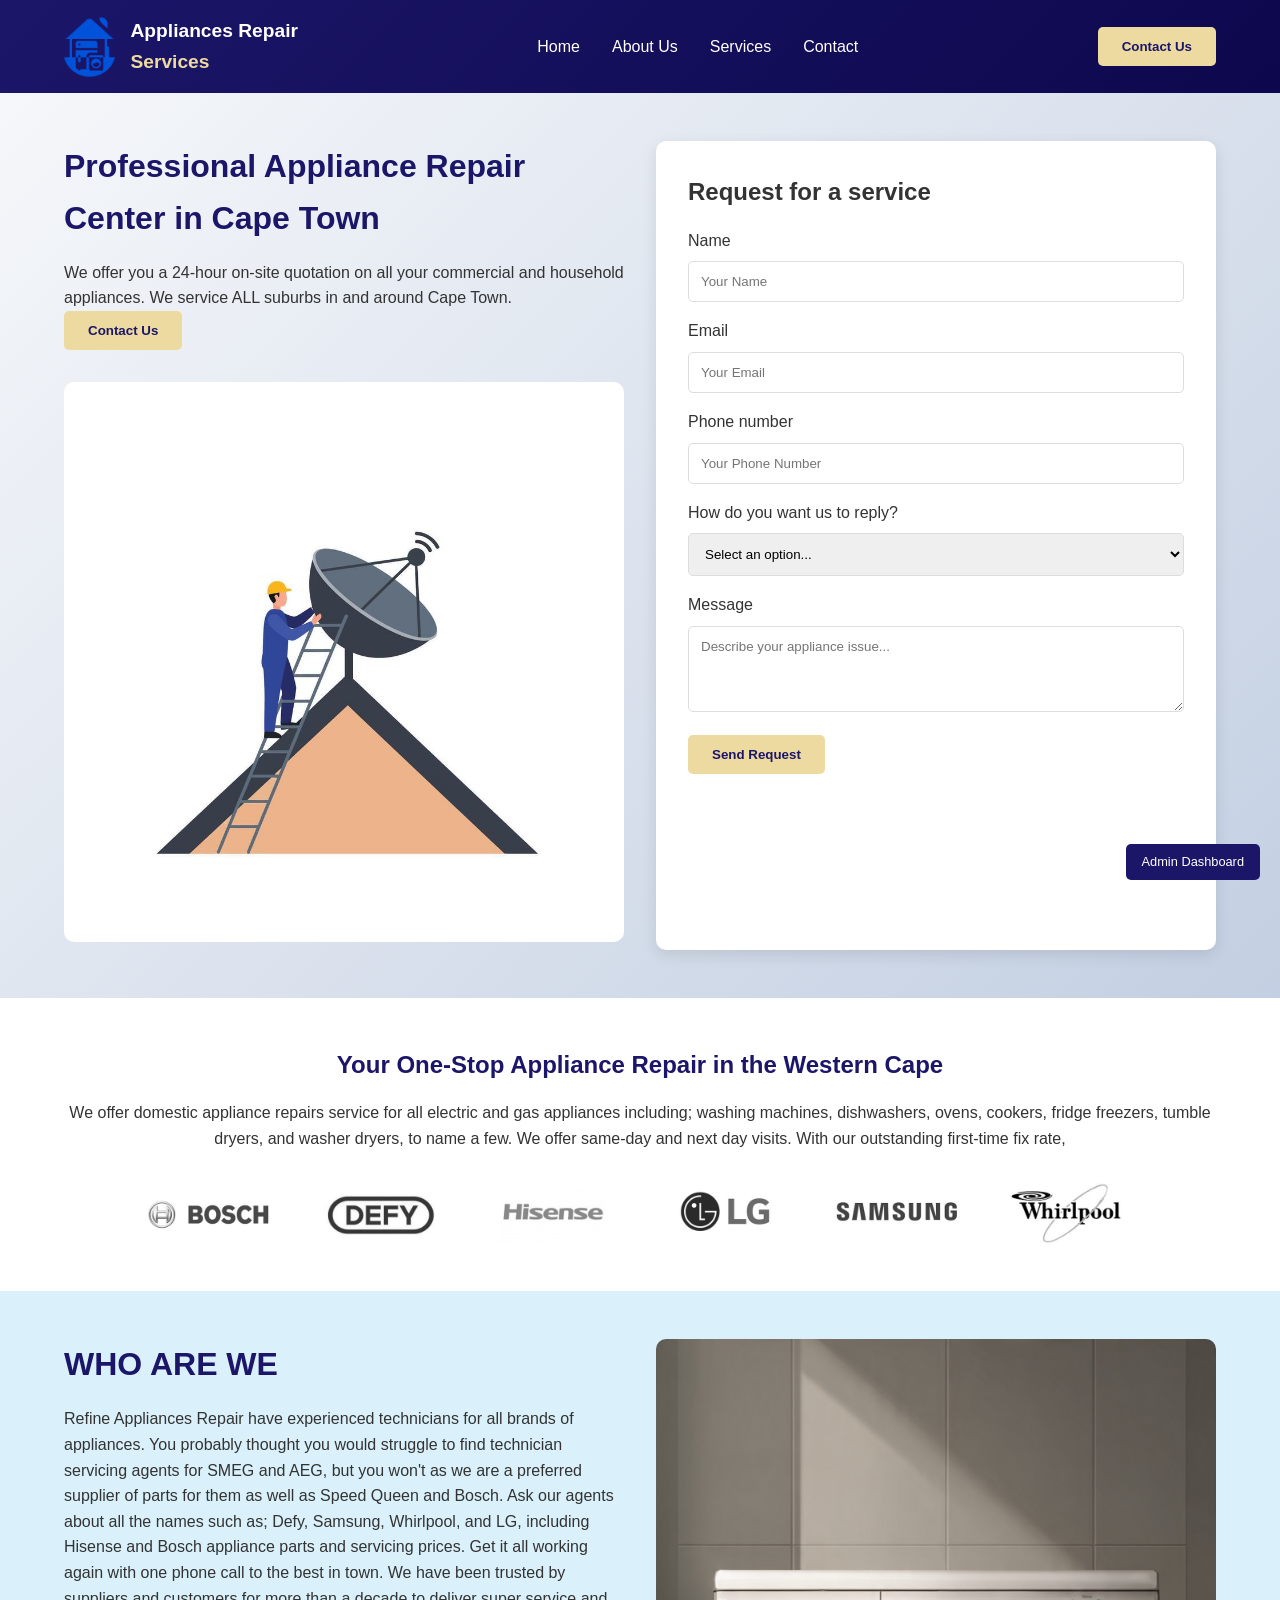
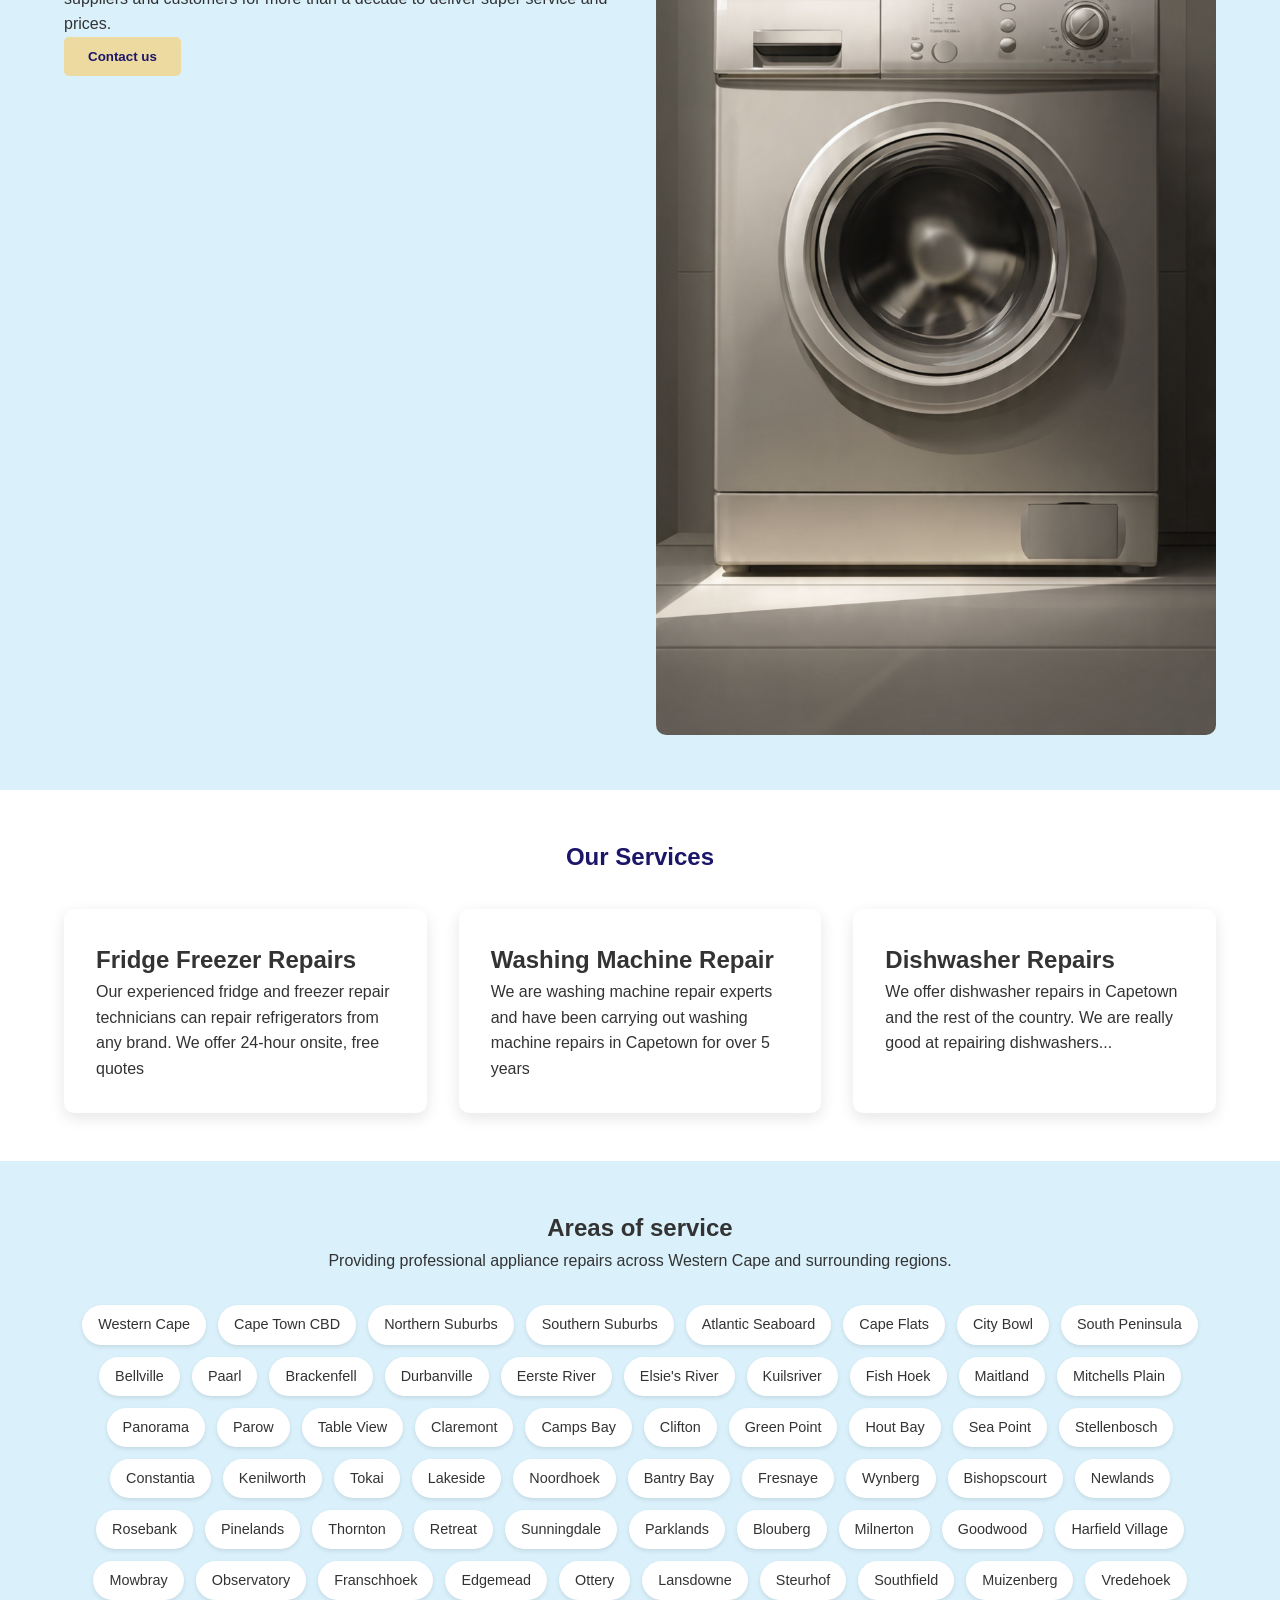
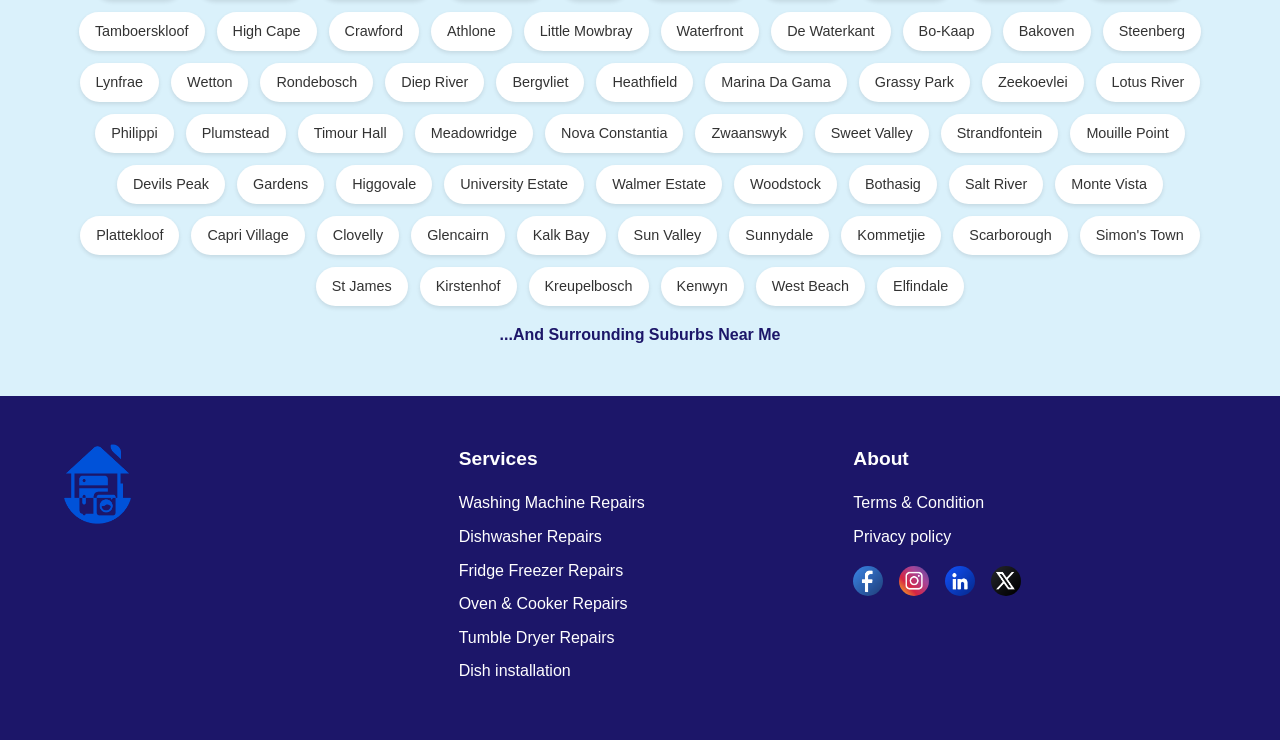
<file: index.html>
<!DOCTYPE html>
<html lang="en">

<head>
    <meta charset="UTF-8">
    <meta name="viewport" content="width=device-width, initial-scale=1.0">
    <title>Refine Appliances Repair - Professional Appliance Repair Services in Cape Town</title>
    <link rel="stylesheet" href="css/app.css">
</head>

<body>
    <header class="main_header">
        <div class="logo_section">
            <img src="images/logo.png" alt="Refine Repair Service Logo">
            <h1>Appliances Repair <br><span>Services</span></h1>
        </div>

        <nav class="header_nav">
            <ul>
                <li><a href="index.html">Home</a></li>
                <li><a href="about.html">About Us</a></li>
                <li><a href="services.html">Services</a></li>
                <li><a href="contact.html">Contact</a></li>
            </ul>
        </nav>

        <button class="btn_primary" onclick="window.location.href='contact.html'">Contact Us</button>
    </header>

    <section class="service_section">
        <div class="hero_content">
            <h1>Professional Appliance Repair Center in Cape Town</h1>
            <p>We offer you a 24-hour on-site quotation on all your commercial and household appliances. We service ALL
                suburbs in and around Cape Town.</p>
            <button class="btn_primary" onclick="window.location.href='contact.html'">Contact Us</button>
            <img src="images/dish in.jpg" alt="Appliance Repair Service">
        </div>

        <div class="form_section">
            <h2>Request for a service</h2>
            
            <div id="form_message" class="form_message"></div>

            <form id="service_form" novalidate>
                <div class="form_group">
                    <label for="name">Name</label>
                    <input id="name" name="name" type="text" placeholder="Your Name" required>
                    <span class="error_text">Please enter your name.</span>
                </div>

                <div class="form_group">
                    <label for="email">Email</label>
                    <input id="email" name="email" type="email" placeholder="Your Email" required>
                    <span class="error_text">Please enter a valid email address.</span>
                </div>

                <div class="form_group">
                    <label for="phone">Phone number</label>
                    <input id="phone" name="phone" type="tel" placeholder="Your Phone Number" required>
                    <span class="error_text">Please enter a valid 10-digit phone number.</span>
                </div>

                <div class="form_group">
                    <label for="method">How do you want us to reply?</label>
                    <select name="method" id="method" required>
                        <option value="" disabled selected>Select an option...</option>
                        <option value="whatsapp">Send me a WhatsApp message</option>
                        <option value="email">Send me an Email</option>
                        <option value="call">Call me</option>
                    </select>
                    <span class="error_text">Please select a preferred reply method.</span>
                </div>

                <div class="form_group">
                    <label for="message">Message</label>
                    <textarea name="message" id="message" rows="4" placeholder="Describe your appliance issue..." required></textarea>
                    <span class="error_text">Please describe your issue.</span>
                </div>

                <button type="submit" class="btn_primary">Send Request</button>
            </form>
        </div>
    </section>

    <section class="brand_section">
        <h1>Your One-Stop Appliance Repair in the Western Cape</h1>
        <p>We offer domestic appliance repairs service for all electric and gas appliances including; washing machines,
            dishwashers, ovens, cookers, fridge freezers, tumble dryers, and washer dryers, to name a few. We offer
            same-day and next day visits. With our outstanding first-time fix rate,</p>
        <div class="brands">
            <img src="images/brand logo/bosch.jpg" alt="Bosch">
            <img src="images/brand logo/defy.jpg" alt="Defy">
            <img src="images/brand logo/hisense.jpg" alt="Hisense">
            <img src="images/brand logo/lg.jpg" alt="LG">
            <img src="images/brand logo/samsung.jpg" alt="Samsung">
            <img src="images/brand logo/whirlpool.jpg" alt="Whirlpool">
        </div>
    </section>

    <section class="about_service">
        <div class="hero_content">
            <h1>WHO ARE WE</h1>
            <p>Refine Appliances Repair have experienced technicians for all brands of appliances. You probably thought
                you would struggle to find technician servicing agents for SMEG and AEG, but you won't as we are a
                preferred supplier of parts for them as well as Speed Queen and Bosch. Ask our agents about all the
                names such as; Defy, Samsung, Whirlpool, and LG, including Hisense and Bosch appliance parts and
                servicing prices. Get it all working again with one phone call to the best in town. We have been trusted
                by suppliers and customers for more than a decade to deliver super service and prices.</p>
            <button class="btn_primary" onclick="window.location.href='contact.html'">Contact us</button>
        </div>
        <div class="side_image">
            <img src="images/Washing Machine.png" alt="Washing Machine Repair">
        </div>
    </section>

    <section class="services">
        <h1>Our Services</h1>
        <div class="card_section">
            <div class="fridge_card">
                <h1>Fridge Freezer Repairs</h1>
                <p>Our experienced fridge and freezer repair technicians can repair refrigerators from any brand. We offer 24-hour onsite, free quotes</p>
            </div>
            <div class="washing_card">
                <h1>Washing Machine Repair</h1>
                <p>We are washing machine repair experts and have been carrying out washing machine repairs in Capetown for over 5 years</p>
            </div>
            <div class="dishwasher_card">
                <h1>Dishwasher Repairs</h1>
                <p>We offer dishwasher repairs in Capetown and the rest of the country. We are really good at repairing dishwashers...</p>
            </div>
        </div>
    </section>

    <section class="areas-section">
        <div class="areas-header">
            <h2>Areas of service</h2>
            <p>Providing professional appliance repairs across Western Cape and surrounding regions.</p>
        </div>
        <div class="areas-grid">
            <span>Western Cape</span>
            <span>Cape Town CBD</span>
            <span>Northern Suburbs</span>
            <span>Southern Suburbs</span>
            <span>Atlantic Seaboard</span>
            <span>Cape Flats</span>
            <span>City Bowl</span>
            <span>South Peninsula</span>
            <span>Bellville</span>
            <span>Paarl</span>
            <span>Brackenfell</span>
            <span>Durbanville</span>
            <span>Eerste River</span>
            <span>Elsie's River</span>
            <span>Kuilsriver</span>
            <span>Fish Hoek</span>
            <span>Maitland</span>
            <span>Mitchells Plain</span>
            <span>Panorama</span>
            <span>Parow</span>
            <span>Table View</span>
            <span>Claremont</span>
            <span>Camps Bay</span>
            <span>Clifton</span>
            <span>Green Point</span>
            <span>Hout Bay</span>
            <span>Sea Point</span>
            <span>Stellenbosch</span>
            <span>Constantia</span>
            <span>Kenilworth</span>
            <span>Tokai</span>
            <span>Lakeside</span>
            <span>Noordhoek</span>
            <span>Bantry Bay</span>
            <span>Fresnaye</span>
            <span>Wynberg</span>
            <span>Bishopscourt</span>
            <span>Newlands</span>
            <span>Rosebank</span>
            <span>Pinelands</span>
            <span>Thornton</span>
            <span>Retreat</span>
            <span>Sunningdale</span>
            <span>Parklands</span>
            <span>Blouberg</span>
            <span>Milnerton</span>
            <span>Goodwood</span>
            <span>Harfield Village</span>
            <span>Mowbray</span>
            <span>Observatory</span>
            <span>Franschhoek</span>
            <span>Edgemead</span>
            <span>Ottery</span>
            <span>Lansdowne</span>
            <span>Steurhof</span>
            <span>Southfield</span>
            <span>Muizenberg</span>
            <span>Vredehoek</span>
            <span>Tamboerskloof</span>
            <span>High Cape</span>
            <span>Crawford</span>
            <span>Athlone</span>
            <span>Little Mowbray</span>
            <span>Waterfront</span>
            <span>De Waterkant</span>
            <span>Bo-Kaap</span>
            <span>Bakoven</span>
            <span>Steenberg</span>
            <span>Lynfrae</span>
            <span>Wetton</span>
            <span>Rondebosch</span>
            <span>Diep River</span>
            <span>Bergvliet</span>
            <span>Heathfield</span>
            <span>Marina Da Gama</span>
            <span>Grassy Park</span>
            <span>Zeekoevlei</span>
            <span>Lotus River</span>
            <span>Philippi</span>
            <span>Plumstead</span>
            <span>Timour Hall</span>
            <span>Meadowridge</span>
            <span>Nova Constantia</span>
            <span>Zwaanswyk</span>
            <span>Sweet Valley</span>
            <span>Strandfontein</span>
            <span>Mouille Point</span>
            <span>Devils Peak</span>
            <span>Gardens</span>
            <span>Higgovale</span>
            <span>University Estate</span>
            <span>Walmer Estate</span>
            <span>Woodstock</span>
            <span>Bothasig</span>
            <span>Salt River</span>
            <span>Monte Vista</span>
            <span>Plattekloof</span>
            <span>Capri Village</span>
            <span>Clovelly</span>
            <span>Glencairn</span>
            <span>Kalk Bay</span>
            <span>Sun Valley</span>
            <span>Sunnydale</span>
            <span>Kommetjie</span>
            <span>Scarborough</span>
            <span>Simon's Town</span>
            <span>St James</span>
            <span>Kirstenhof</span>
            <span>Kreupelbosch</span>
            <span>Kenwyn</span>
            <span>West Beach</span>
            <span>Elfindale</span>
        </div>
        <div class="areas-footer">
            <p>...And Surrounding Suburbs Near Me</p>
        </div>
    </section>

    <footer>
        <div class="footer_logo">
            <img src="images/logo.png" alt="Refine Appliances Repair Logo">
        </div>
        <div class="footer_card">
            <h1>Services</h1>
            <ul>
                <li><a href="services.html#washing">Washing Machine Repairs</a></li>
                <li><a href="services.html#dishwasher">Dishwasher Repairs</a></li>
                <li><a href="services.html#fridge">Fridge Freezer Repairs</a></li>
                <li><a href="services.html#oven">Oven & Cooker Repairs</a></li>
                <li><a href="services.html#dryer">Tumble Dryer Repairs</a></li>
                <li><a href="services.html#installation">Dish installation</a></li>
            </ul>
        </div>
        <div class="footer_card">
            <h1>About</h1>
            <ul>
                <li><a href="about.html#terms">Terms & Condition</a></li>
                <li><a href="about.html#privacy">Privacy policy</a></li>
            </ul>
            <div class="social_icons">
                <a href="#"><img src="images/social icons/facebook.png" alt="Facebook"></a>
                <a href="#"><img src="images/social icons/ig.png" alt="Instagram"></a>
                <a href="#"><img src="images/social icons/in.png" alt="LinkedIn"></a>
                <a href="#"><img src="images/social icons/x.png" alt="Twitter"></a>
            </div>
        </div>
    </footer>

    <a href="admin.html" class="admin-link" target="_blank">Admin Dashboard</a>

    <script src="js/main.js"></script>
</body>
</html>
</file>
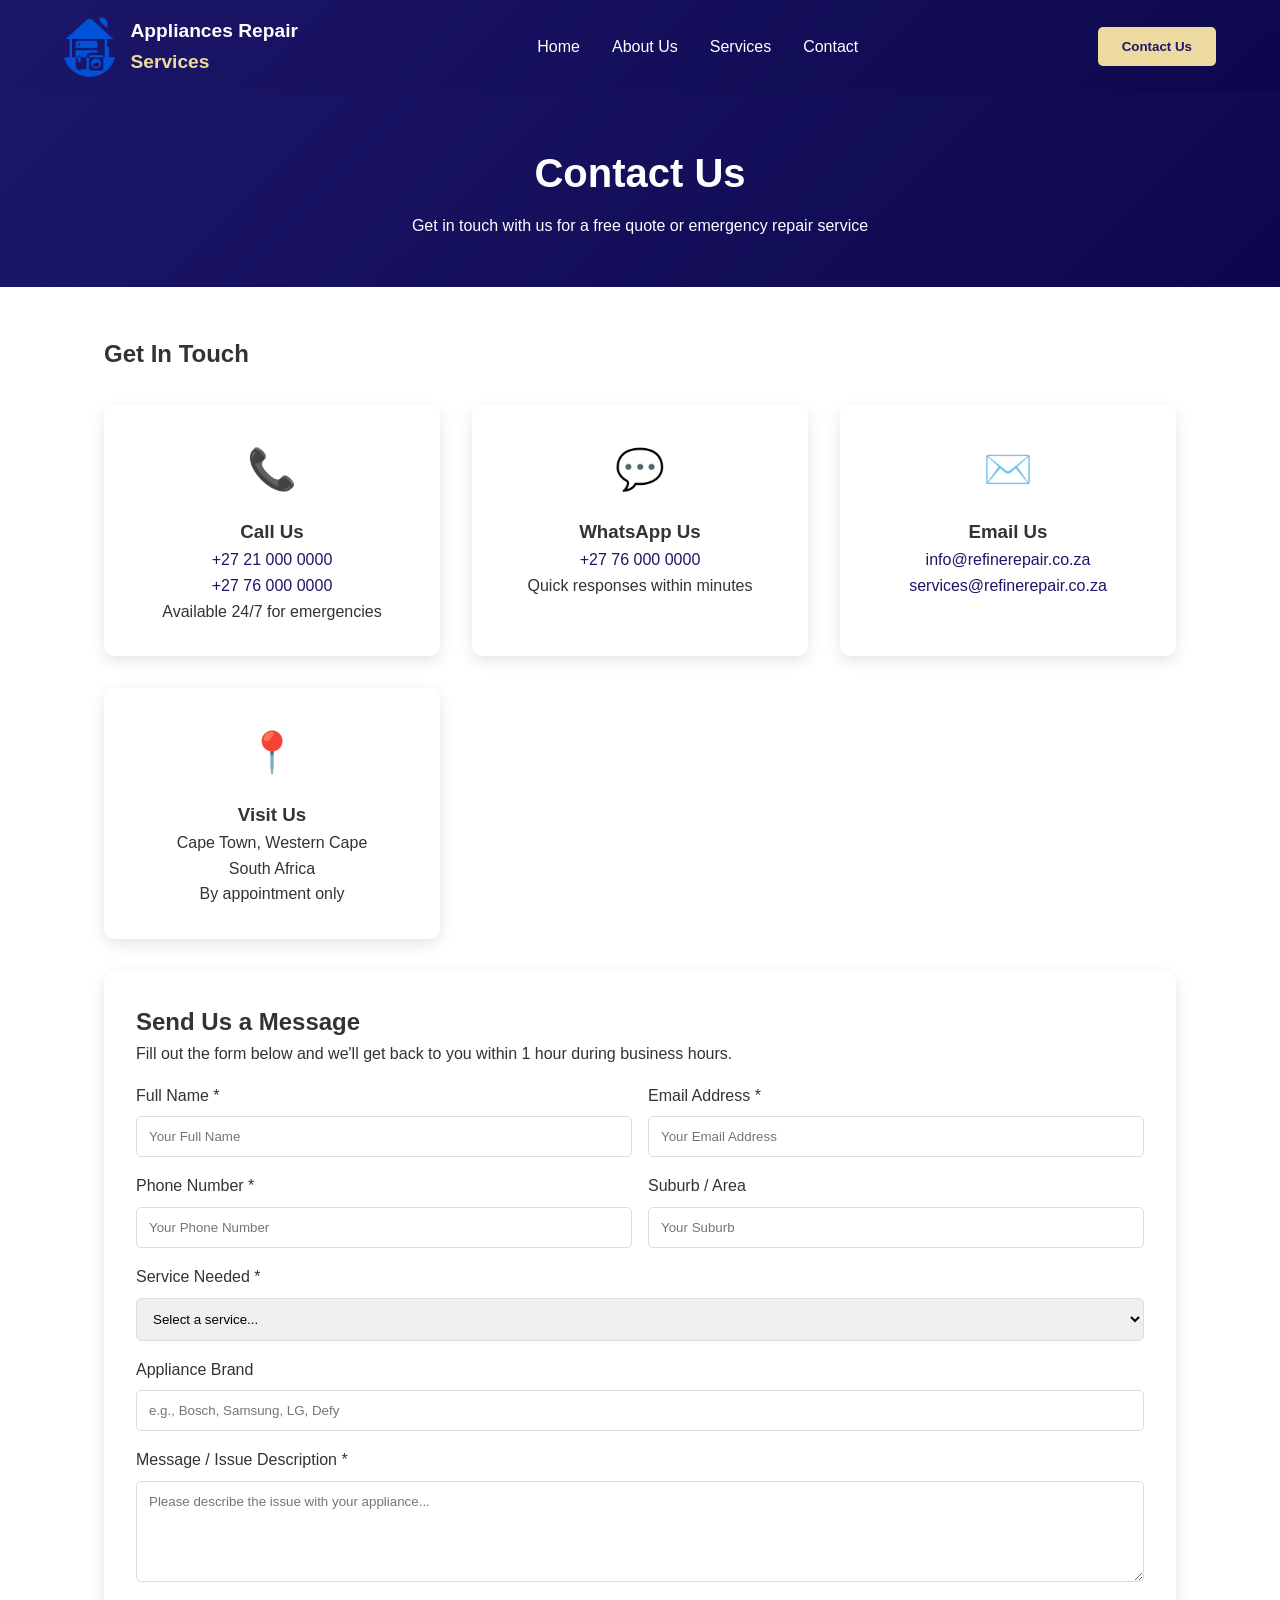
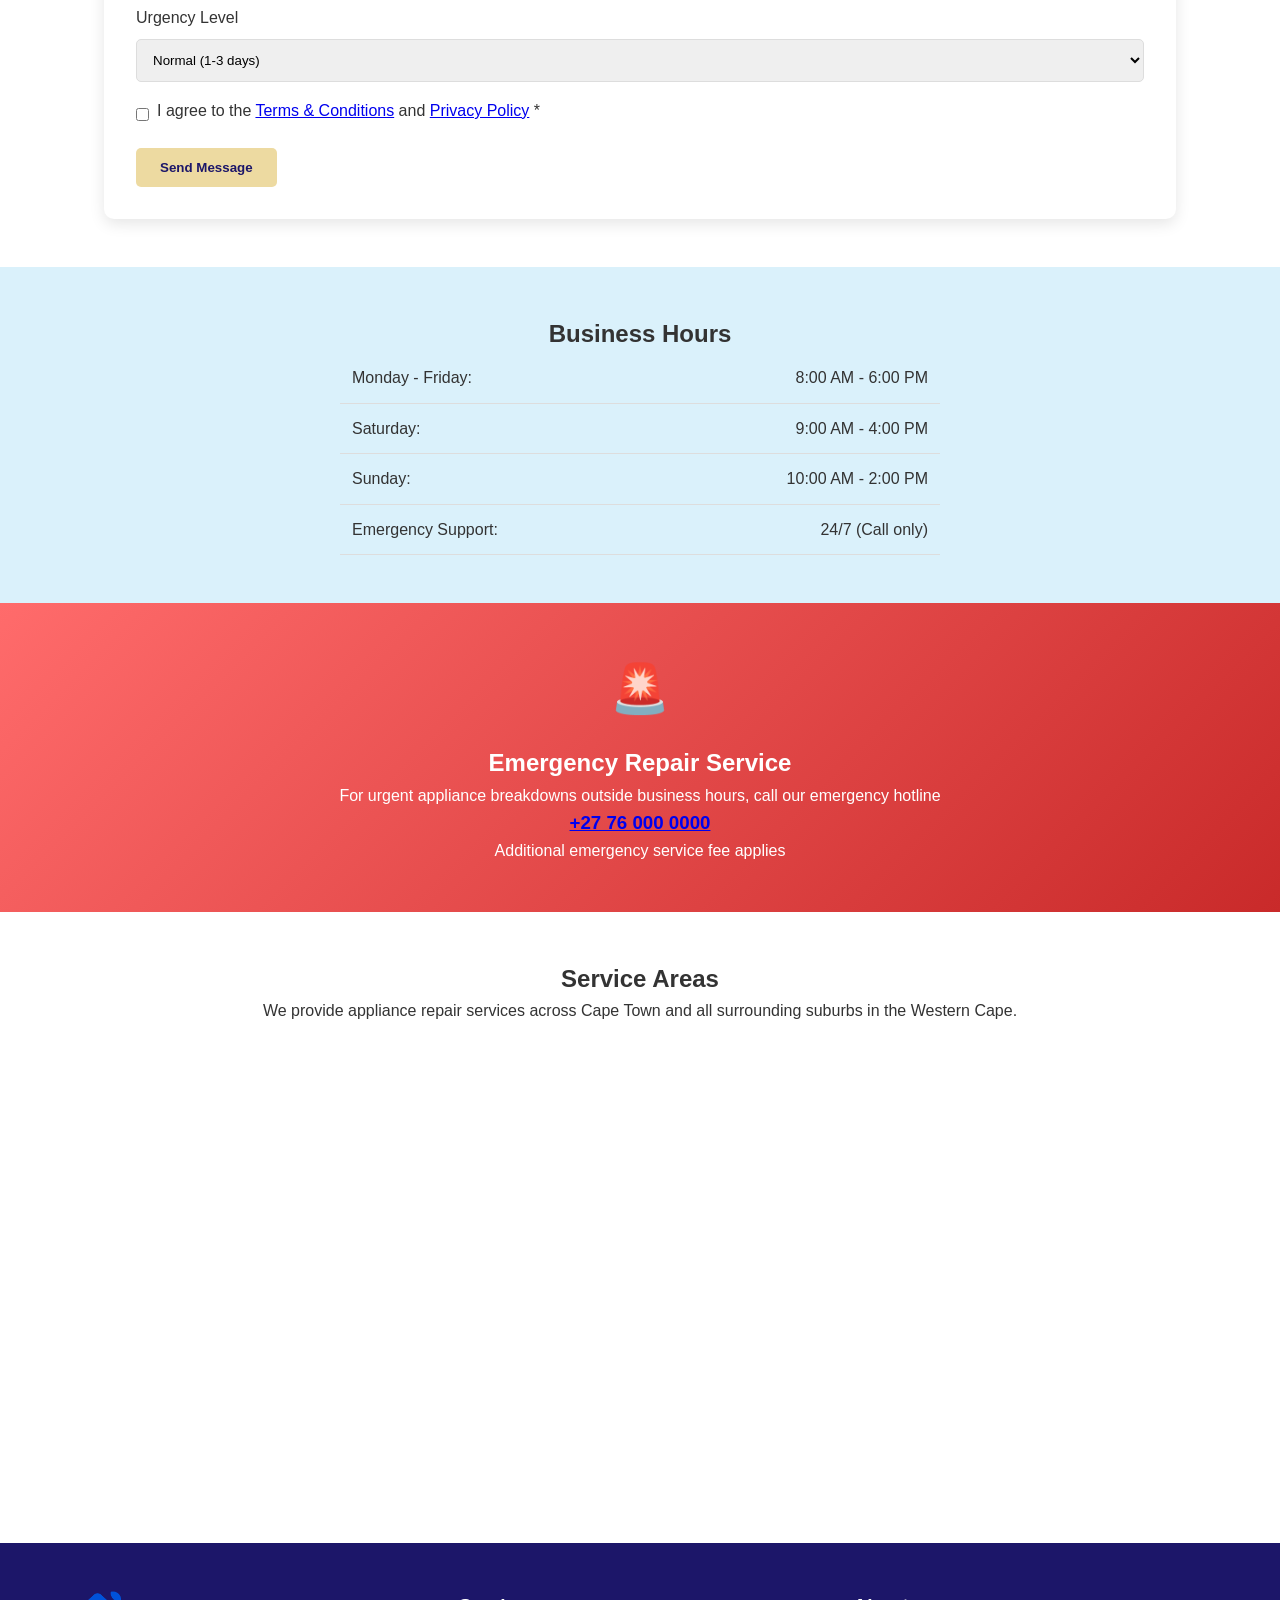
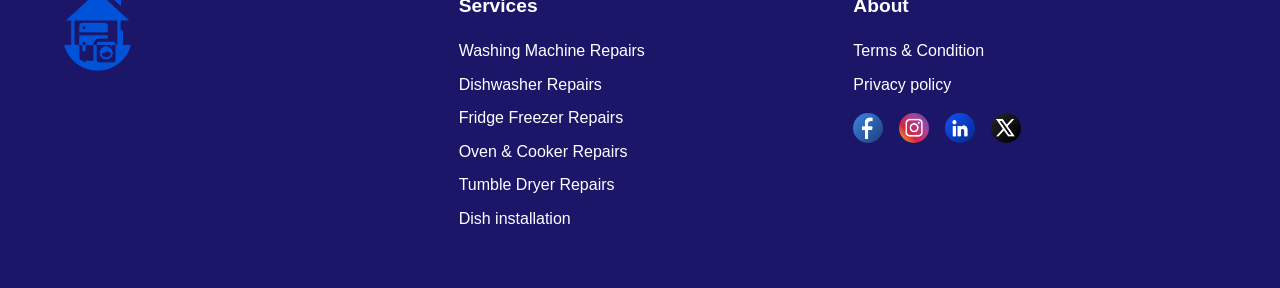
<file: contact.html>
<!DOCTYPE html>
<html lang="en">

<head>
    <meta charset="UTF-8">
    <meta name="viewport" content="width=device-width, initial-scale=1.0">
    <title>Contact Us - Refine Appliances Repair | Get a Free Quote in Cape Town</title>
    <link rel="stylesheet" href="css/app.css">
</head>

<body>
    <header class="main_header">
        <div class="logo_section">
            <img src="images/logo.png" alt="Refine Repair Service Logo">
            <h1>Appliances Repair <br><span>Services</span></h1>
        </div>

        <nav class="header_nav">
            <ul>
                <li><a href="index.html">Home</a></li>
                <li><a href="about.html">About Us</a></li>
                <li><a href="services.html">Services</a></li>
                <li><a href="contact.html">Contact</a></li>
            </ul>
        </nav>

        <button class="btn_primary" onclick="window.location.href='contact.html'">Contact Us</button>
    </header>

    <section class="page_banner">
        <h1>Contact Us</h1>
        <p>Get in touch with us for a free quote or emergency repair service</p>
    </section>

    <section class="contact_info_section">
        <div class="contact_details">
            <h2>Get In Touch</h2>
            <div class="contact_methods">
                <div class="contact_method">
                    <div class="contact_icon">📞</div>
                    <h3>Call Us</h3>
                    <p><a href="tel:+27210000000">+27 21 000 0000</a></p>
                    <p><a href="tel:+27760000000">+27 76 000 0000</a></p>
                    <p class="small">Available 24/7 for emergencies</p>
                </div>

                <div class="contact_method">
                    <div class="contact_icon">💬</div>
                    <h3>WhatsApp Us</h3>
                    <p><a href="https://wa.me/27760000000">+27 76 000 0000</a></p>
                    <p class="small">Quick responses within minutes</p>
                </div>

                <div class="contact_method">
                    <div class="contact_icon">✉️</div>
                    <h3>Email Us</h3>
                    <p><a href="mailto:info@refinerepair.co.za">info@refinerepair.co.za</a></p>
                    <p><a href="mailto:services@refinerepair.co.za">services@refinerepair.co.za</a></p>
                </div>

                <div class="contact_method">
                    <div class="contact_icon">📍</div>
                    <h3>Visit Us</h3>
                    <p>Cape Town, Western Cape</p>
                    <p>South Africa</p>
                    <p class="small">By appointment only</p>
                </div>
            </div>
        </div>

        <div class="contact_form_wrapper">
            <h2>Send Us a Message</h2>
            <p>Fill out the form below and we'll get back to you within 1 hour during business hours.</p>
            
            <div id="contact_form_message" class="form_message"></div>
            
            <form id="contact_form" novalidate>
                <div class="form_row">
                    <div class="form_group">
                        <label for="contact_name">Full Name *</label>
                        <input id="contact_name" name="name" type="text" placeholder="Your Full Name" required>
                        <span class="error_text">Please enter your name.</span>
                    </div>

                    <div class="form_group">
                        <label for="contact_email">Email Address *</label>
                        <input id="contact_email" name="email" type="email" placeholder="Your Email Address" required>
                        <span class="error_text">Please enter a valid email address.</span>
                    </div>
                </div>

                <div class="form_row">
                    <div class="form_group">
                        <label for="contact_phone">Phone Number *</label>
                        <input id="contact_phone" name="phone" type="tel" placeholder="Your Phone Number" required>
                        <span class="error_text">Please enter a valid phone number.</span>
                    </div>

                    <div class="form_group">
                        <label for="contact_suburb">Suburb / Area</label>
                        <input id="contact_suburb" name="suburb" type="text" placeholder="Your Suburb">
                    </div>
                </div>

                <div class="form_group">
                    <label for="contact_service">Service Needed *</label>
                    <select id="contact_service" name="service" required>
                        <option value="" disabled selected>Select a service...</option>
                        <option value="washing">Washing Machine Repair</option>
                        <option value="dishwasher">Dishwasher Repair</option>
                        <option value="fridge">Fridge / Freezer Repair</option>
                        <option value="oven">Oven / Cooker Repair</option>
                        <option value="dryer">Tumble Dryer Repair</option>
                        <option value="installation">Appliance Installation</option>
                        <option value="other">Other / Not Sure</option>
                    </select>
                    <span class="error_text">Please select a service.</span>
                </div>

                <div class="form_group">
                    <label for="contact_brand">Appliance Brand</label>
                    <input id="contact_brand" name="brand" type="text" placeholder="e.g., Bosch, Samsung, LG, Defy">
                </div>

                <div class="form_group">
                    <label for="contact_message">Message / Issue Description *</label>
                    <textarea id="contact_message" name="message" rows="5" placeholder="Please describe the issue with your appliance..." required></textarea>
                    <span class="error_text">Please describe your issue.</span>
                </div>

                <div class="form_group">
                    <label for="contact_urgency">Urgency Level</label>
                    <select id="contact_urgency" name="urgency">
                        <option value="normal">Normal (1-3 days)</option>
                        <option value="urgent">Urgent (Next 24 hours)</option>
                        <option value="emergency">Emergency (ASAP)</option>
                    </select>
                </div>

                <div class="form_group checkbox_group">
                    <input type="checkbox" id="contact_terms" name="terms" required>
                    <label for="contact_terms">I agree to the <a href="about.html#terms">Terms & Conditions</a> and <a href="about.html#privacy">Privacy Policy</a> *</label>
                    <span class="error_text">You must agree to the terms.</span>
                </div>

                <button type="submit" class="btn_primary">Send Message</button>
            </form>
        </div>
    </section>

    <section class="business_hours">
        <h2>Business Hours</h2>
        <div class="hours_grid">
            <div class="hours_item">
                <span class="day">Monday - Friday:</span>
                <span class="time">8:00 AM - 6:00 PM</span>
            </div>
            <div class="hours_item">
                <span class="day">Saturday:</span>
                <span class="time">9:00 AM - 4:00 PM</span>
            </div>
            <div class="hours_item">
                <span class="day">Sunday:</span>
                <span class="time">10:00 AM - 2:00 PM</span>
            </div>
            <div class="hours_item">
                <span class="day">Emergency Support:</span>
                <span class="time">24/7 (Call only)</span>
            </div>
        </div>
    </section>

    <section class="emergency_section">
        <div class="emergency_content">
            <div class="emergency_icon">🚨</div>
            <h2>Emergency Repair Service</h2>
            <p>For urgent appliance breakdowns outside business hours, call our emergency hotline</p>
            <h3><a href="tel:+27760000000">+27 76 000 0000</a></h3>
            <p class="small">Additional emergency service fee applies</p>
        </div>
    </section>

    <section class="map_section">
        <h2>Service Areas</h2>
        <p>We provide appliance repair services across Cape Town and all surrounding suburbs in the Western Cape.</p>
        <div class="map_placeholder">
            <iframe 
                src="https://www.google.com/maps/embed?pb=!1m18!1m12!1m3!1d215699.435307824!2d18.400374099999998!3d-33.92856365!2m3!1f0!2f0!3f0!3m2!1i1024!2i768!4f13.1!3m3!1m2!1s0x1dcc675f22bd99f1%3A0xcd3d9b6722e4dd07!2sCape%20Town!5e0!3m2!1sen!2sza!4v1700000000000!5m2!1sen!2sza" 
                width="100%" 
                height="400" 
                style="border:0;" 
                allowfullscreen="" 
                loading="lazy">
            </iframe>
        </div>
    </section>

    <footer>
        <div class="footer_logo">
            <img src="images/logo.png" alt="Refine Appliances Repair Logo">
        </div>
        <div class="footer_card">
            <h1>Services</h1>
            <ul>
                <li><a href="services.html#washing">Washing Machine Repairs</a></li>
                <li><a href="services.html#dishwasher">Dishwasher Repairs</a></li>
                <li><a href="services.html#fridge">Fridge Freezer Repairs</a></li>
                <li><a href="services.html#oven">Oven & Cooker Repairs</a></li>
                <li><a href="services.html#dryer">Tumble Dryer Repairs</a></li>
                <li><a href="services.html#installation">Dish installation</a></li>
            </ul>
        </div>
        <div class="footer_card">
            <h1>About</h1>
            <ul>
                <li><a href="about.html#terms">Terms & Condition</a></li>
                <li><a href="about.html#privacy">Privacy policy</a></li>
            </ul>
            <div class="social_icons">
                <a href="#"><img src="images/social icons/facebook.png" alt="Facebook"></a>
                <a href="#"><img src="images/social icons/ig.png" alt="Instagram"></a>
                <a href="#"><img src="images/social icons/in.png" alt="LinkedIn"></a>
                <a href="#"><img src="images/social icons/x.png" alt="Twitter"></a>
            </div>
        </div>
    </footer>

    <script src="js/main.js"></script>
</body>
</html>
</file>
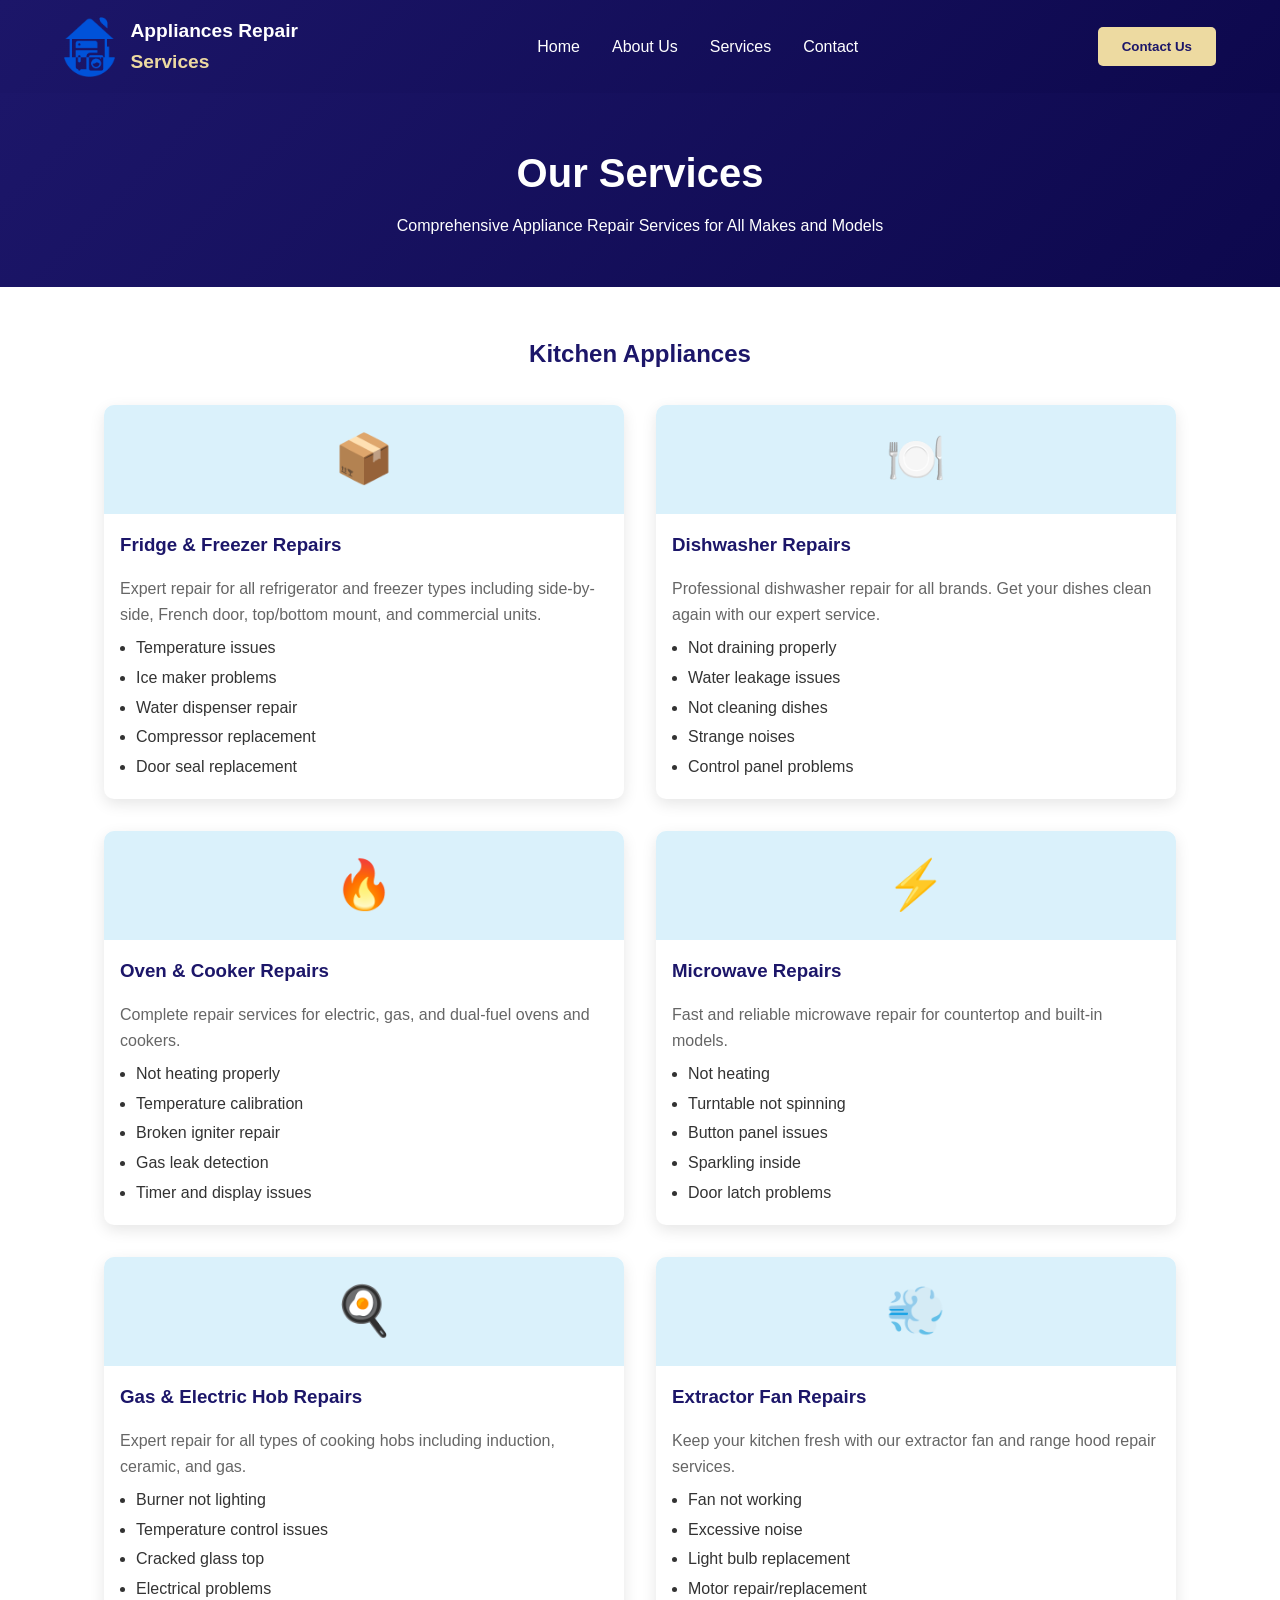
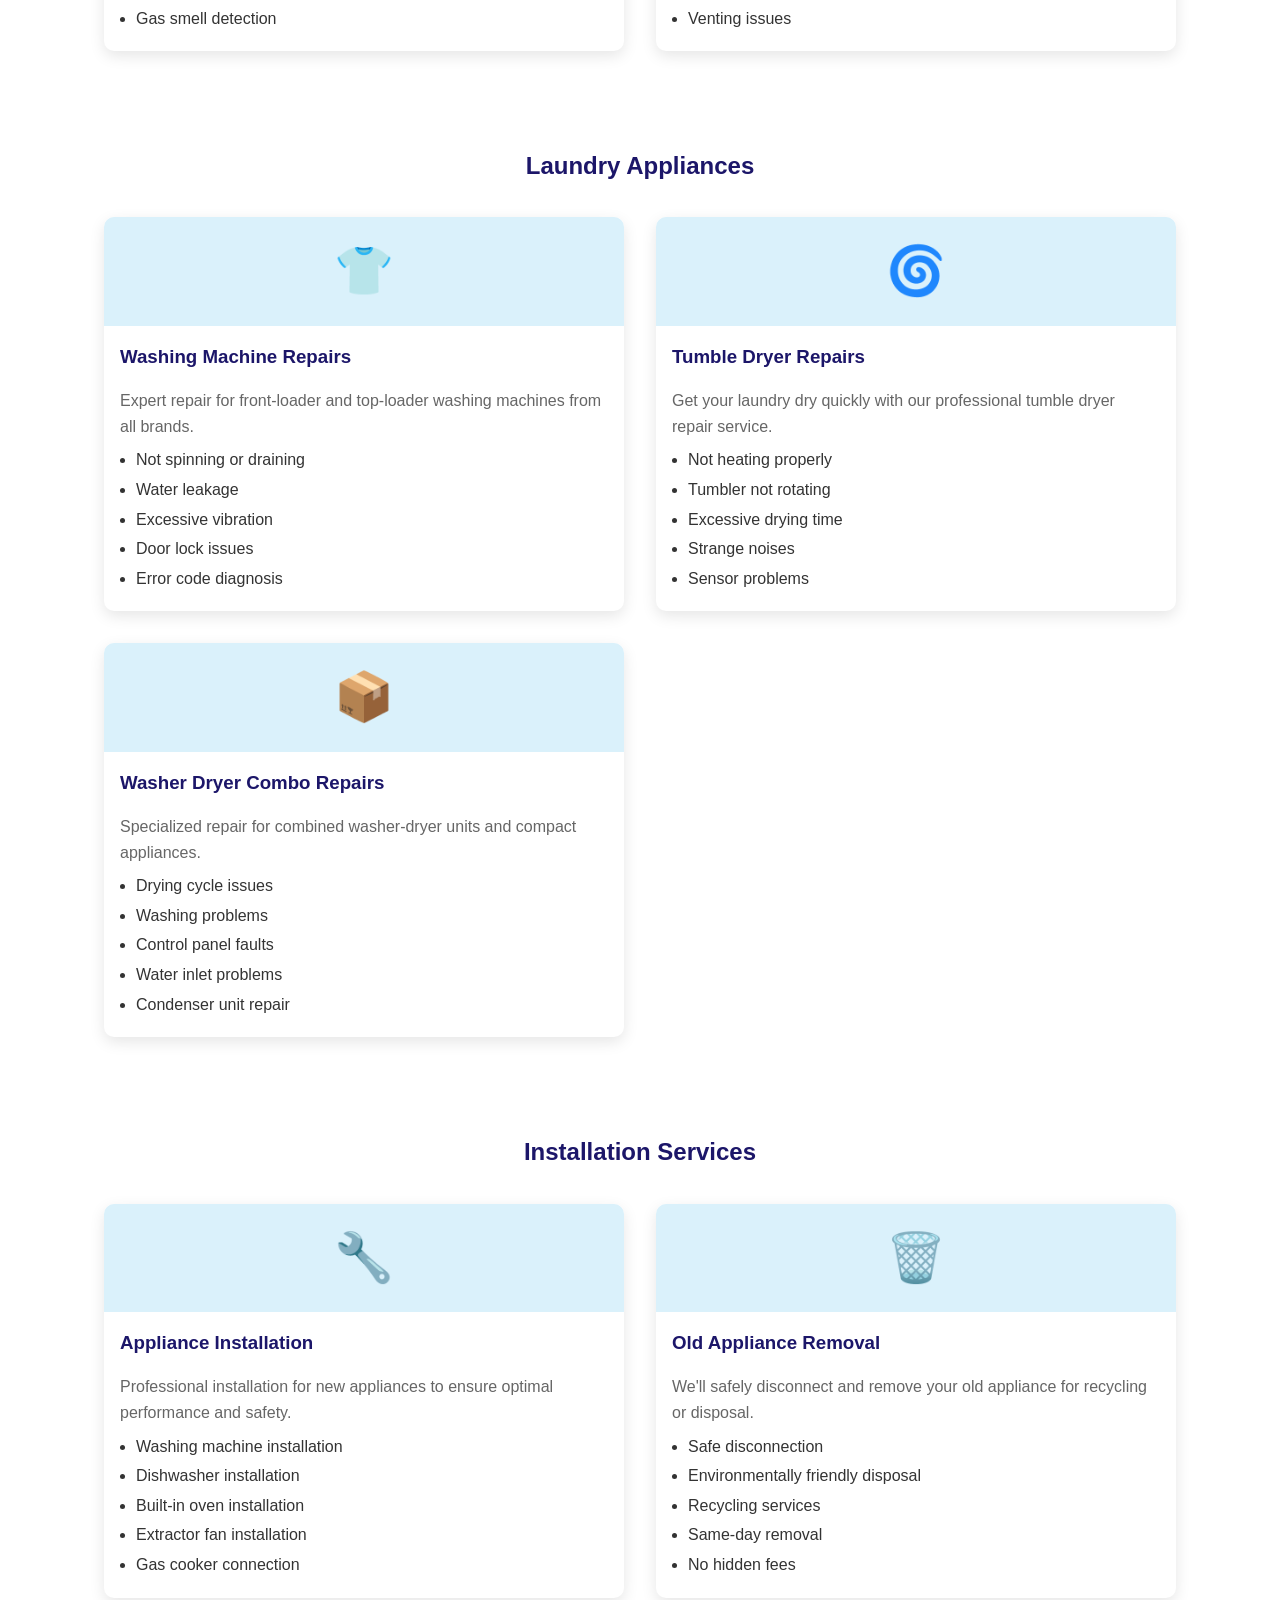
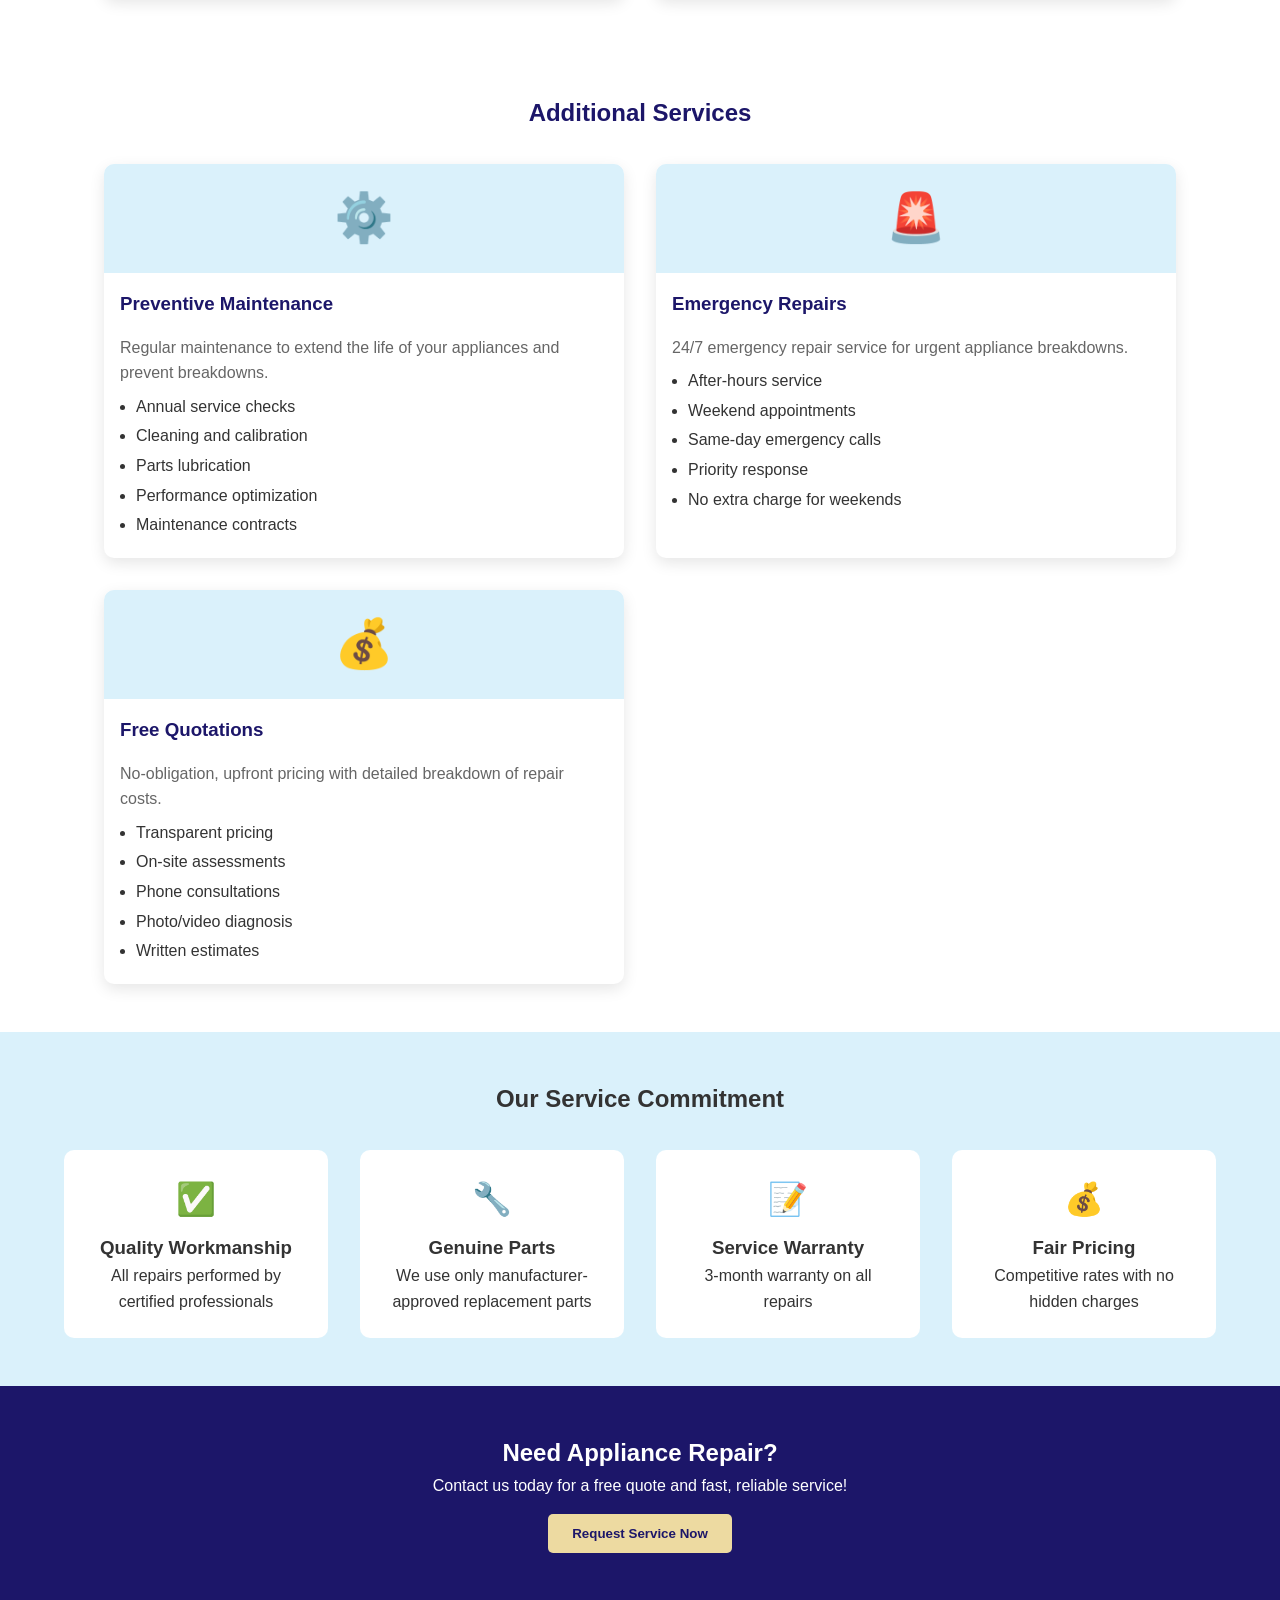
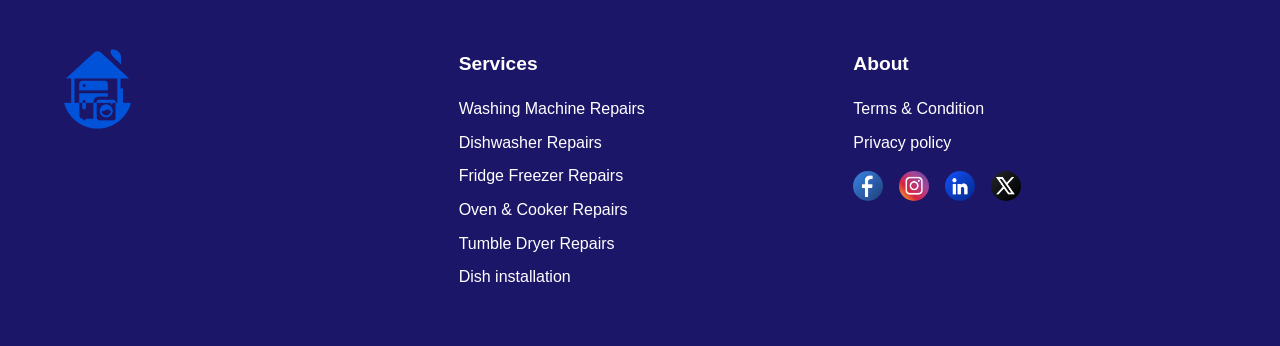
<file: services.html>
<!DOCTYPE html>
<html lang="en">

<head>
    <meta charset="UTF-8">
    <meta name="viewport" content="width=device-width, initial-scale=1.0">
    <title>Our Services - Refine Appliances Repair | Professional Appliance Repair in Cape Town</title>
    <link rel="stylesheet" href="css/app.css">
</head>

<body>
    <header class="main_header">
        <div class="logo_section">
            <img src="images/logo.png" alt="Refine Repair Service Logo">
            <h1>Appliances Repair <br><span>Services</span></h1>
        </div>

        <nav class="header_nav">
            <ul>
                <li><a href="index.html">Home</a></li>
                <li><a href="about.html">About Us</a></li>
                <li><a href="services.html">Services</a></li>
                <li><a href="contact.html">Contact</a></li>
            </ul>
        </nav>

        <button class="btn_primary" onclick="window.location.href='contact.html'">Contact Us</button>
    </header>

    <section class="page_banner">
        <h1>Our Services</h1>
        <p>Comprehensive Appliance Repair Services for All Makes and Models</p>
    </section>

    <!-- Kitchen Appliances -->
    <section class="service_category">
        <h2>Kitchen Appliances</h2>
        <div class="services_grid">
            <div id="fridge" class="service_card">
                <div class="card_image">📦</div>
                <h3>Fridge & Freezer Repairs</h3>
                <p>Expert repair for all refrigerator and freezer types including side-by-side, French door, top/bottom mount, and commercial units.</p>
                <ul>
                    <li>Temperature issues</li>
                    <li>Ice maker problems</li>
                    <li>Water dispenser repair</li>
                    <li>Compressor replacement</li>
                    <li>Door seal replacement</li>
                </ul>
            </div>

            <div id="dishwasher" class="service_card">
                <div class="card_image">🍽️</div>
                <h3>Dishwasher Repairs</h3>
                <p>Professional dishwasher repair for all brands. Get your dishes clean again with our expert service.</p>
                <ul>
                    <li>Not draining properly</li>
                    <li>Water leakage issues</li>
                    <li>Not cleaning dishes</li>
                    <li>Strange noises</li>
                    <li>Control panel problems</li>
                </ul>
            </div>

            <div id="oven" class="service_card">
                <div class="card_image">🔥</div>
                <h3>Oven & Cooker Repairs</h3>
                <p>Complete repair services for electric, gas, and dual-fuel ovens and cookers.</p>
                <ul>
                    <li>Not heating properly</li>
                    <li>Temperature calibration</li>
                    <li>Broken igniter repair</li>
                    <li>Gas leak detection</li>
                    <li>Timer and display issues</li>
                </ul>
            </div>

            <div class="service_card">
                <div class="card_image">⚡</div>
                <h3>Microwave Repairs</h3>
                <p>Fast and reliable microwave repair for countertop and built-in models.</p>
                <ul>
                    <li>Not heating</li>
                    <li>Turntable not spinning</li>
                    <li>Button panel issues</li>
                    <li>Sparkling inside</li>
                    <li>Door latch problems</li>
                </ul>
            </div>

            <div class="service_card">
                <div class="card_image">🍳</div>
                <h3>Gas & Electric Hob Repairs</h3>
                <p>Expert repair for all types of cooking hobs including induction, ceramic, and gas.</p>
                <ul>
                    <li>Burner not lighting</li>
                    <li>Temperature control issues</li>
                    <li>Cracked glass top</li>
                    <li>Electrical problems</li>
                    <li>Gas smell detection</li>
                </ul>
            </div>

            <div class="service_card">
                <div class="card_image">💨</div>
                <h3>Extractor Fan Repairs</h3>
                <p>Keep your kitchen fresh with our extractor fan and range hood repair services.</p>
                <ul>
                    <li>Fan not working</li>
                    <li>Excessive noise</li>
                    <li>Light bulb replacement</li>
                    <li>Motor repair/replacement</li>
                    <li>Venting issues</li>
                </ul>
            </div>
        </div>
    </section>

    <!-- Laundry Appliances -->
    <section class="service_category">
        <h2>Laundry Appliances</h2>
        <div class="services_grid">
            <div id="washing" class="service_card">
                <div class="card_image">👕</div>
                <h3>Washing Machine Repairs</h3>
                <p>Expert repair for front-loader and top-loader washing machines from all brands.</p>
                <ul>
                    <li>Not spinning or draining</li>
                    <li>Water leakage</li>
                    <li>Excessive vibration</li>
                    <li>Door lock issues</li>
                    <li>Error code diagnosis</li>
                </ul>
            </div>

            <div id="dryer" class="service_card">
                <div class="card_image">🌀</div>
                <h3>Tumble Dryer Repairs</h3>
                <p>Get your laundry dry quickly with our professional tumble dryer repair service.</p>
                <ul>
                    <li>Not heating properly</li>
                    <li>Tumbler not rotating</li>
                    <li>Excessive drying time</li>
                    <li>Strange noises</li>
                    <li>Sensor problems</li>
                </ul>
            </div>

            <div class="service_card">
                <div class="card_image">📦</div>
                <h3>Washer Dryer Combo Repairs</h3>
                <p>Specialized repair for combined washer-dryer units and compact appliances.</p>
                <ul>
                    <li>Drying cycle issues</li>
                    <li>Washing problems</li>
                    <li>Control panel faults</li>
                    <li>Water inlet problems</li>
                    <li>Condenser unit repair</li>
                </ul>
            </div>
        </div>
    </section>

    <!-- Installation Services -->
    <section class="service_category">
        <h2>Installation Services</h2>
        <div class="services_grid">
            <div id="installation" class="service_card">
                <div class="card_image">🔧</div>
                <h3>Appliance Installation</h3>
                <p>Professional installation for new appliances to ensure optimal performance and safety.</p>
                <ul>
                    <li>Washing machine installation</li>
                    <li>Dishwasher installation</li>
                    <li>Built-in oven installation</li>
                    <li>Extractor fan installation</li>
                    <li>Gas cooker connection</li>
                </ul>
            </div>

            <div class="service_card">
                <div class="card_image">🗑️</div>
                <h3>Old Appliance Removal</h3>
                <p>We'll safely disconnect and remove your old appliance for recycling or disposal.</p>
                <ul>
                    <li>Safe disconnection</li>
                    <li>Environmentally friendly disposal</li>
                    <li>Recycling services</li>
                    <li>Same-day removal</li>
                    <li>No hidden fees</li>
                </ul>
            </div>
        </div>
    </section>

    <!-- Additional Services -->
    <section class="service_category">
        <h2>Additional Services</h2>
        <div class="services_grid">
            <div class="service_card">
                <div class="card_image">⚙️</div>
                <h3>Preventive Maintenance</h3>
                <p>Regular maintenance to extend the life of your appliances and prevent breakdowns.</p>
                <ul>
                    <li>Annual service checks</li>
                    <li>Cleaning and calibration</li>
                    <li>Parts lubrication</li>
                    <li>Performance optimization</li>
                    <li>Maintenance contracts</li>
                </ul>
            </div>

            <div class="service_card">
                <div class="card_image">🚨</div>
                <h3>Emergency Repairs</h3>
                <p>24/7 emergency repair service for urgent appliance breakdowns.</p>
                <ul>
                    <li>After-hours service</li>
                    <li>Weekend appointments</li>
                    <li>Same-day emergency calls</li>
                    <li>Priority response</li>
                    <li>No extra charge for weekends</li>
                </ul>
            </div>

            <div class="service_card">
                <div class="card_image">💰</div>
                <h3>Free Quotations</h3>
                <p>No-obligation, upfront pricing with detailed breakdown of repair costs.</p>
                <ul>
                    <li>Transparent pricing</li>
                    <li>On-site assessments</li>
                    <li>Phone consultations</li>
                    <li>Photo/video diagnosis</li>
                    <li>Written estimates</li>
                </ul>
            </div>
        </div>
    </section>

    <section class="service_commitment">
        <h2>Our Service Commitment</h2>
        <div class="commitment_grid">
            <div class="commitment_item">
                <div class="commitment_icon">✅</div>
                <h3>Quality Workmanship</h3>
                <p>All repairs performed by certified professionals</p>
            </div>
            <div class="commitment_item">
                <div class="commitment_icon">🔧</div>
                <h3>Genuine Parts</h3>
                <p>We use only manufacturer-approved replacement parts</p>
            </div>
            <div class="commitment_item">
                <div class="commitment_icon">📝</div>
                <h3>Service Warranty</h3>
                <p>3-month warranty on all repairs</p>
            </div>
            <div class="commitment_item">
                <div class="commitment_icon">💰</div>
                <h3>Fair Pricing</h3>
                <p>Competitive rates with no hidden charges</p>
            </div>
        </div>
    </section>

    <section class="cta_section">
        <h2>Need Appliance Repair?</h2>
        <p>Contact us today for a free quote and fast, reliable service!</p>
        <button class="btn_primary" onclick="window.location.href='contact.html'">Request Service Now</button>
    </section>

    <footer>
        <div class="footer_logo">
            <img src="images/logo.png" alt="Refine Appliances Repair Logo">
        </div>
        <div class="footer_card">
            <h1>Services</h1>
            <ul>
                <li><a href="services.html#washing">Washing Machine Repairs</a></li>
                <li><a href="services.html#dishwasher">Dishwasher Repairs</a></li>
                <li><a href="services.html#fridge">Fridge Freezer Repairs</a></li>
                <li><a href="services.html#oven">Oven & Cooker Repairs</a></li>
                <li><a href="services.html#dryer">Tumble Dryer Repairs</a></li>
                <li><a href="services.html#installation">Dish installation</a></li>
            </ul>
        </div>
        <div class="footer_card">
            <h1>About</h1>
            <ul>
                <li><a href="about.html#terms">Terms & Condition</a></li>
                <li><a href="about.html#privacy">Privacy policy</a></li>
            </ul>
            <div class="social_icons">
                <a href="#"><img src="images/social icons/facebook.png" alt="Facebook"></a>
                <a href="#"><img src="images/social icons/ig.png" alt="Instagram"></a>
                <a href="#"><img src="images/social icons/in.png" alt="LinkedIn"></a>
                <a href="#"><img src="images/social icons/x.png" alt="Twitter"></a>
            </div>
        </div>
    </footer>

    <script src="js/main.js"></script>
</body>
</html>
</file>
<file: css/app.css>
:root {
    --center-padding: clamp(1rem, 5vw, 10%);
    --color-primary-500: #1C1669;
    --color-tertiary-500: #EDDAA1;
    --color-secondary-100: #daf1fb;
    --color-primary-dark: #0d084d;
}

* {
    margin: 0;
    padding: 0;
    box-sizing: border-box;
}

body {
    font-family: 'Segoe UI', Tahoma, Geneva, Verdana, sans-serif;
    line-height: 1.6;
    color: #333;
}

/* Header Styles */
.main_header {
    background: linear-gradient(135deg, var(--color-primary-500), var(--color-primary-dark));
    color: white;
    display: flex;
    justify-content: space-between;
    align-items: center;
    padding: 1rem var(--center-padding);
    flex-wrap: wrap;
    gap: 1rem;
}

.logo_section {
    display: flex;
    align-items: center;
    gap: 1rem;
}

.logo_section img {
    height: 60px;
    width: auto;
}

.logo_section h1 {
    font-size: 1.2rem;
}

.logo_section span {
    color: var(--color-tertiary-500);
}

.header_nav ul {
    display: flex;
    list-style: none;
    gap: 2rem;
}

.header_nav a {
    color: white;
    text-decoration: none;
    font-weight: 500;
    transition: color 0.3s;
}

.header_nav a:hover {
    color: var(--color-tertiary-500);
}

.btn_primary {
    background: var(--color-tertiary-500);
    color: var(--color-primary-500);
    border: none;
    padding: 0.75rem 1.5rem;
    border-radius: 5px;
    cursor: pointer;
    font-weight: bold;
    transition: transform 0.3s, opacity 0.3s;
}

.btn_primary:hover {
    transform: translateY(-2px);
    opacity: 0.9;
}

/* Service Section */
.service_section {
    display: grid;
    grid-template-columns: 1fr 1fr;
    gap: 2rem;
    padding: 3rem var(--center-padding);
    background: linear-gradient(135deg, #f5f7fa, #c3cfe2);
}

.hero_content h1 {
    font-size: 2rem;
    margin-bottom: 1rem;
    color: var(--color-primary-500);
}

.hero_content img {
    width: 100%;
    margin-top: 2rem;
    border-radius: 10px;
}

/* Form Styles */
.form_section {
    background: white;
    padding: 2rem;
    border-radius: 10px;
    box-shadow: 0 5px 15px rgba(0,0,0,0.1);
}

.form_group {
    margin-bottom: 1rem;
}

.form_group label {
    display: block;
    margin-bottom: 0.5rem;
    font-weight: 500;
}

.form_group input,
.form_group select,
.form_group textarea {
    width: 100%;
    padding: 0.75rem;
    border: 1px solid #ddd;
    border-radius: 5px;
    font-family: inherit;
}

.form_group input:focus,
.form_group select:focus,
.form_group textarea:focus {
    outline: none;
    border-color: var(--color-primary-500);
}

.error_text {
    display: none;
    color: #dc3545;
    font-size: 0.8rem;
    margin-top: 0.25rem;
}

.form_message {
    margin-bottom: 1rem;
}

.alert {
    padding: 0.75rem;
    border-radius: 5px;
    margin-bottom: 1rem;
}

.alert-success {
    background: #d4edda;
    color: #155724;
    border: 1px solid #c3e6cb;
}

.alert-error {
    background: #f8d7da;
    color: #721c24;
    border: 1px solid #f5c6cb;
}

/* Brand Section */
.brand_section {
    padding: 3rem var(--center-padding);
    text-align: center;
}

.brand_section h1 {
    color: var(--color-primary-500);
    margin-bottom: 1rem;
}

.brands {
    display: flex;
    justify-content: center;
    gap: 2rem;
    flex-wrap: wrap;
    margin-top: 2rem;
}

.brands img {
    height: 60px;
    width: auto;
    filter: grayscale(100%);
    transition: filter 0.3s;
}

.brands img:hover {
    filter: grayscale(0%);
}

/* About Service */
.about_service {
    display: grid;
    grid-template-columns: 1fr 1fr;
    gap: 2rem;
    padding: 3rem var(--center-padding);
    background: var(--color-secondary-100);
}

.side_image img {
    width: 100%;
    border-radius: 10px;
}

/* Services Grid */
.services {
    padding: 3rem var(--center-padding);
}

.services > h1 {
    text-align: center;
    color: var(--color-primary-500);
    margin-bottom: 2rem;
}

.card_section {
    display: grid;
    grid-template-columns: repeat(auto-fit, minmax(300px, 1fr));
    gap: 2rem;
}

.fridge_card,
.washing_card,
.dishwasher_card {
    background: white;
    padding: 2rem;
    border-radius: 10px;
    box-shadow: 0 5px 15px rgba(0,0,0,0.1);
    transition: transform 0.3s;
}

.fridge_card:hover,
.washing_card:hover,
.dishwasher_card:hover {
    transform: translateY(-5px);
}

/* Areas Section */
.areas-section {
    padding: 3rem var(--center-padding);
    background: var(--color-secondary-100);
}

.areas-header {
    text-align: center;
    margin-bottom: 2rem;
}

.areas-grid {
    display: flex;
    flex-wrap: wrap;
    gap: 0.75rem;
    justify-content: center;
    margin-bottom: 1rem;
}

.areas-grid span {
    background: white;
    padding: 0.5rem 1rem;
    border-radius: 20px;
    font-size: 0.9rem;
    box-shadow: 0 2px 4px rgba(0,0,0,0.1);
}

.areas-footer {
    text-align: center;
    margin-top: 1rem;
    font-weight: bold;
    color: var(--color-primary-500);
}

/* Footer */
footer {
    background: var(--color-primary-500);
    color: white;
    padding: 3rem var(--center-padding);
    display: grid;
    grid-template-columns: repeat(auto-fit, minmax(250px, 1fr));
    gap: 2rem;
}

.footer_logo img {
    height: 80px;
    width: auto;
}

.footer_card h1 {
    font-size: 1.2rem;
    margin-bottom: 1rem;
}

.footer_card ul {
    list-style: none;
}

.footer_card li {
    margin-bottom: 0.5rem;
}

.footer_card a {
    color: white;
    text-decoration: none;
    transition: color 0.3s;
}

.footer_card a:hover {
    color: var(--color-tertiary-500);
}

.social_icons {
    display: flex;
    gap: 1rem;
    margin-top: 1rem;
}

.social_icons img {
    width: 30px;
    height: 30px;
    border-radius: 50%;
    transition: transform 0.3s;
}

.social_icons img:hover {
    transform: translateY(-3px);
}

.admin-link {
    position: fixed;
    bottom: 20px;
    right: 20px;
    background: var(--color-primary-500);
    color: white;
    padding: 0.5rem 1rem;
    border-radius: 5px;
    text-decoration: none;
    font-size: 0.8rem;
    z-index: 1000;
}

.admin-link:hover {
    background: var(--color-primary-dark);
}

/* Page Banner */
.page_banner {
    background: linear-gradient(135deg, var(--color-primary-500), var(--color-primary-dark));
    color: white;
    text-align: center;
    padding: 3rem;
}

.page_banner h1 {
    font-size: 2.5rem;
    margin-bottom: 0.5rem;
}

/* About Page */
.about_company {
    display: grid;
    grid-template-columns: 1fr 1fr;
    gap: 2rem;
    padding: 3rem var(--center-padding);
    max-width: 1200px;
    margin: 0 auto;
}

.about_content h2 {
    color: var(--color-primary-500);
    margin-bottom: 1rem;
}

.mission_vision {
    display: grid;
    grid-template-columns: 1fr 1fr;
    gap: 2rem;
    padding: 3rem var(--center-padding);
    background: var(--color-secondary-100);
}

.mission, .vision {
    background: white;
    padding: 2rem;
    border-radius: 10px;
    box-shadow: 0 5px 15px rgba(0,0,0,0.1);
}

.why_choose_us {
    padding: 3rem var(--center-padding);
    text-align: center;
}

.features_grid {
    display: grid;
    grid-template-columns: repeat(auto-fit, minmax(250px, 1fr));
    gap: 2rem;
    margin-top: 2rem;
}

.feature {
    background: white;
    padding: 2rem;
    border-radius: 10px;
    box-shadow: 0 5px 15px rgba(0,0,0,0.1);
}

.brands_we_repair {
    padding: 3rem var(--center-padding);
    background: var(--color-secondary-100);
    text-align: center;
}

.brands_grid {
    display: flex;
    flex-wrap: wrap;
    justify-content: center;
    gap: 1rem;
    margin-top: 2rem;
}

.brand_item {
    background: white;
    padding: 0.75rem 1.5rem;
    border-radius: 30px;
    font-weight: 500;
    box-shadow: 0 2px 4px rgba(0,0,0,0.1);
}

.terms_conditions, .privacy_policy {
    padding: 3rem var(--center-padding);
    max-width: 800px;
    margin: 0 auto;
}

.cta_section {
    text-align: center;
    padding: 3rem;
    background: var(--color-primary-500);
    color: white;
}

.cta_section .btn_primary {
    margin-top: 1rem;
}

/* Services Page */
.service_category {
    padding: 3rem var(--center-padding);
    max-width: 1200px;
    margin: 0 auto;
}

.service_category h2 {
    color: var(--color-primary-500);
    margin-bottom: 2rem;
    text-align: center;
}

.services_grid {
    display: grid;
    grid-template-columns: repeat(auto-fit, minmax(350px, 1fr));
    gap: 2rem;
}

.service_card {
    background: white;
    border-radius: 10px;
    overflow: hidden;
    box-shadow: 0 5px 15px rgba(0,0,0,0.1);
    transition: transform 0.3s;
}

.service_card:hover {
    transform: translateY(-5px);
}

.card_image {
    font-size: 3rem;
    text-align: center;
    padding: 1rem;
    background: var(--color-secondary-100);
}

.service_card h3 {
    padding: 1rem;
    color: var(--color-primary-500);
}

.service_card p {
    padding: 0 1rem;
    color: #666;
}

.service_card ul {
    padding: 0.5rem 1rem 1rem 2rem;
}

.service_card li {
    margin-bottom: 0.25rem;
}

.service_commitment {
    padding: 3rem var(--center-padding);
    background: var(--color-secondary-100);
    text-align: center;
}

.commitment_grid {
    display: grid;
    grid-template-columns: repeat(auto-fit, minmax(200px, 1fr));
    gap: 2rem;
    margin-top: 2rem;
}

.commitment_item {
    background: white;
    padding: 1.5rem;
    border-radius: 10px;
}

.commitment_icon {
    font-size: 2rem;
    margin-bottom: 0.5rem;
}

/* Contact Page */
.contact_info_section {
    max-width: 1200px;
    margin: 0 auto;
    padding: 3rem var(--center-padding);
}

.contact_methods {
    display: grid;
    grid-template-columns: repeat(auto-fit, minmax(250px, 1fr));
    gap: 2rem;
    margin-top: 2rem;
}

.contact_method {
    text-align: center;
    padding: 2rem;
    background: white;
    border-radius: 10px;
    box-shadow: 0 5px 15px rgba(0,0,0,0.1);
}

.contact_icon {
    font-size: 2.5rem;
    margin-bottom: 1rem;
}

.contact_method a {
    color: var(--color-primary-500);
    text-decoration: none;
}

.contact_form_wrapper {
    background: white;
    padding: 2rem;
    border-radius: 10px;
    box-shadow: 0 5px 15px rgba(0,0,0,0.1);
    margin-top: 2rem;
}

.form_row {
    display: grid;
    grid-template-columns: 1fr 1fr;
    gap: 1rem;
}

.checkbox_group {
    display: flex;
    align-items: center;
    gap: 0.5rem;
}

.checkbox_group input {
    width: auto;
}

.business_hours {
    background: var(--color-secondary-100);
    padding: 3rem var(--center-padding);
    text-align: center;
}

.hours_grid {
    max-width: 600px;
    margin: 0 auto;
}

.hours_item {
    display: flex;
    justify-content: space-between;
    padding: 0.75rem;
    border-bottom: 1px solid #ddd;
}

.emergency_section {
    background: linear-gradient(135deg, #ff6b6b, #c92a2a);
    color: white;
    text-align: center;
    padding: 3rem;
}

.emergency_icon {
    font-size: 3rem;
    margin-bottom: 1rem;
}

.map_section {
    padding: 3rem var(--center-padding);
    text-align: center;
}

.map_placeholder {
    max-width: 1200px;
    margin: 2rem auto;
    border-radius: 10px;
    overflow: hidden;
}

/* Responsive */
@media (max-width: 768px) {
    .service_section,
    .about_service {
        grid-template-columns: 1fr;
    }
    
    .form_row {
        grid-template-columns: 1fr;
    }
    
    .main_header {
        flex-direction: column;
        text-align: center;
    }
    
    .header_nav ul {
        flex-wrap: wrap;
        justify-content: center;
    }
    
    .hours_item {
        flex-direction: column;
        gap: 0.5rem;
    }
}
</file>
